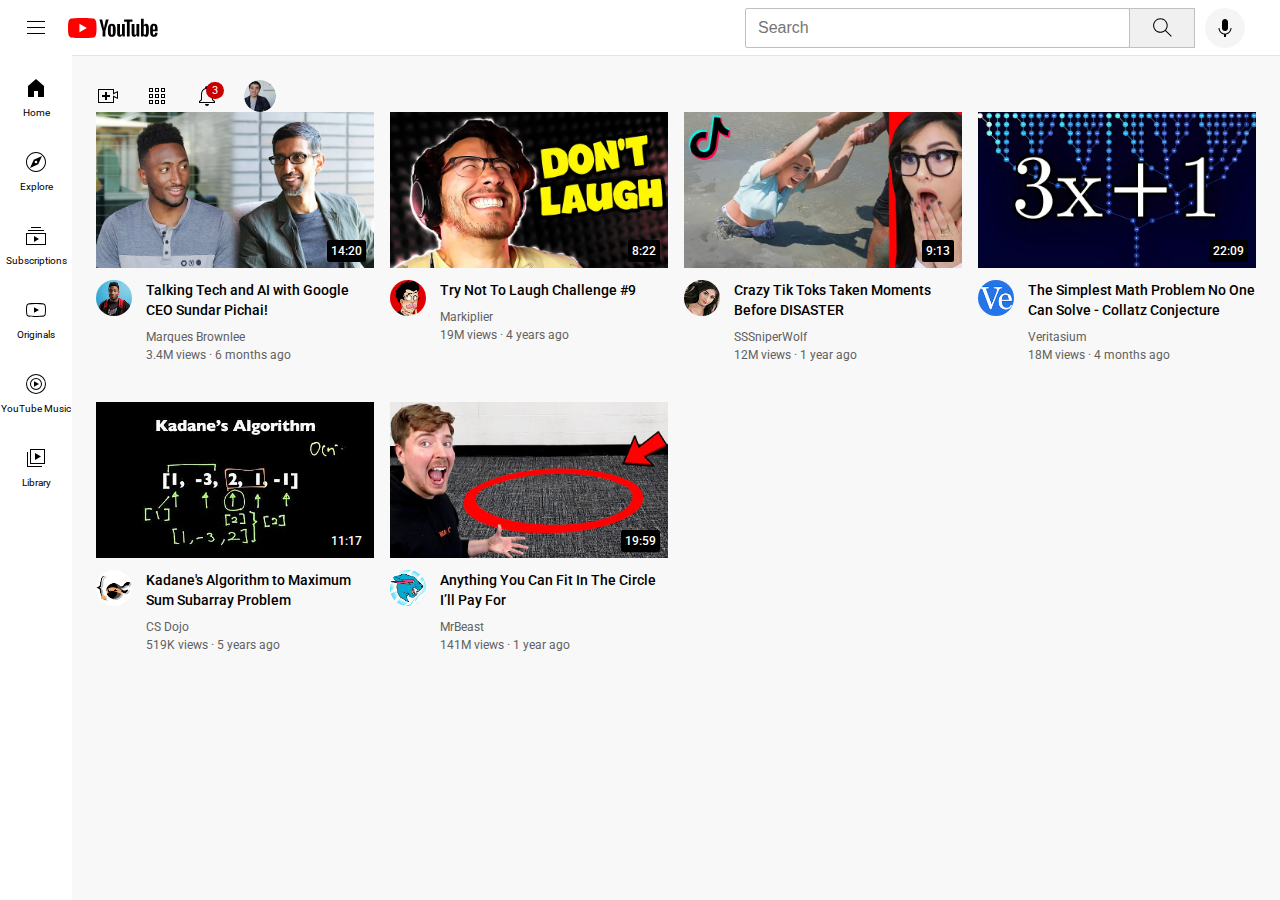
<file: index.html>
<!DOCTYPE html>
<html>
  <head>
    <title>Youtube.com Clone</title>

    <link rel="preconnect" href="https://fonts.googleapis.com">
    <link rel="preconnect" href="https://fonts.gstatic.com" crossorigin>
    <link href="https://fonts.googleapis.com/css2?family=Nunito:wght@300&family=Roboto:wght@400;500;700&display=swap" rel="stylesheet">

    <link rel="stylesheet" href="styles/general.css">
    <link rel="stylesheet" href="styles/header.css">  
    <link rel="stylesheet" href="styles/video.css">
    <link rel="stylesheet" href="styles/sidebar.css">

  </head>
  <body>
    <header class="header">
      <div class="left-section">
        <img class="hamburger-menu" src="icons/hamburger-menu.svg">
        <img class="youtube-logo" src="icons/youtube-logo.svg">
      </div>
      
      <div class="middle-section">
        <input class = "searchbar" type = "text" placeholder="Search">
        <button class="search-button">
          <img class="search-icon" src="icons/search.svg">
          <div class="tooltip">Search</div>
        </button>
        <!--Put position absolute inside position relative-->
        <button class="voice-search-button">
          <img class="voice-search-icon" src="icons/voice-search-icon.svg">
          <div class="tooltip">Search with your voice</div>
        </button>
        
      </header>
      
      <div class="right-section">
        <div class="upload-icon-container">
          <img class="upload-icon" src="icons/upload.svg">
          <div class="tooltip">Create</div>
        </div>
        
        <div class="youtube-apps-container">
          <img class="youtube-apps-icon" src="icons/youtube-apps.svg">
          <div class="tooltip">Youtube apps</div>
        </div>
        
        <div class="notifications-icon-container">
          <img class="notifications-icon" src="icons/notifications.svg">
          <div class="notifications-count">3</div>
          <div class="tooltip">Notifications</div>
        </div>
        <img class="current-user-picture" src="channel-pictures/my-channel.jpeg">
      </div>
    </div>

    <nav class="sidebar">
      <div class="sidebar-link">
        <img src="icons/home.svg">
        <div>Home</div>
      </div>
      <div class="sidebar-link">
        <img src="icons/explore.svg">
        <div>Explore</div>
      </div>
      <div class="sidebar-link">
        <img src="icons/subscriptions.svg">
        <div>Subscriptions</div>
      </div>
      <div class="sidebar-link">
        <img src="icons/originals.svg">
        <div>Originals</div>
      </div>
      <div class="sidebar-link">
        <img src="icons/youtube-music.svg">
        <div>YouTube Music</div>
      </div>
      <div class="sidebar-link">
        <img src="icons/library.svg">
        <div>Library</div>
      </div>
    </nav>
    
    <main>
      <section class="video-grid">
        <div class="video-preview">
          <div class="thumbnail-row">
            <img class = "thumbnail" src="thumbnails/thumbnail-1.webp">
            <div class="video-time">14:20</div>
          </div>
    
          <div class = "video-info-grid">
            <div class="channel-picture">
              <img class="profile-picture" src="channel-pictures/channel-1.jpeg">
            </div>
    
            <div class="video-info">
              <p class = "video-title">
                Talking Tech and AI with Google CEO Sundar Pichai!
              </p>
        
              <p class = "video-author">
               Marques Brownlee
              </p>
        
              <p class="video-stats">
                3.4M views &#183; 6 months ago
              </p>
            </div>
          </div>
        </div>
    
       
          <div class="video-preview">
            <div class="thumbnail-row">
              <img class = "thumbnail" src="thumbnails/thumbnail-2.webp">
              <div class="video-time">8:22</div>
            </div>
      
            <div class="video-info-grid">
              <div class="channel-picture">
                <img class="profile-picture" src="channel-pictures/channel-2.jpeg">
              </div>
      
              <div class="video-info">
                <p class = "video-title">
                  Try Not To Laugh Challenge #9
                </p>
          
                <p class = "video-author">
                  Markiplier
                </p>
          
                <p class="video-stats">
                  19M views &#183; 4 years ago
                </p>
              </div>
            </div>
          </div>
    
        <div class="video-preview">
          <div class="thumbnail-row">
            <img class = "thumbnail" src="thumbnails/thumbnail-3.webp">
            <div class="video-time">9:13</div>
          </div>
    
          <div class = "video-info-grid">
            <div class="channel-picture">
              <img class="profile-picture" src="channel-pictures/channel-3.jpeg">
            </div>
    
            <div class="video-info">
              <p class = "video-title">
                
                Crazy Tik Toks Taken Moments Before DISASTER
              </p>
        
              <p class = "video-author">
                SSSniperWolf
              </p>
        
              <p class="video-stats">
                12M views &#183; 1 year ago
              </p>
            </div>
          </div>
      </div>
    
     
      <div class="video-preview">
        <div class="thumbnail-row">
          <img class = "thumbnail" src="thumbnails/thumbnail-4.webp">
          <div class="video-time">22:09</div>
        </div>
    
        <div class="video-info-grid">
          <div class="channel-picture">
            <img class="profile-picture" src="channel-pictures/channel-4.jpeg">
          </div>
    
          <div class="video-info">
            <p class = "video-title">
              The Simplest Math Problem No One Can Solve - Collatz Conjecture
            </p>
    
            <p class = "video-author">
              Veritasium
            </p>
    
            <p class="video-stats">
              18M views &#183; 4 months ago
            </p>
          </div>
        </div>
      </div>
    
    
      <div class="video-preview">
        <div class="thumbnail-row">
          <img class = "thumbnail" src="thumbnails/thumbnail-5.webp">
          <div class="video-time">11:17</div>
        </div>
    
        <div class = "video-info-grid">
          <div class="channel-picture">
            <img class="profile-picture" src="channel-pictures/channel-5.jpeg">
          </div>
    
          <div class="video-info">
            <p class = "video-title">
              Kadane's Algorithm to Maximum Sum Subarray Problem
            </p>
    
            <p class = "video-author">
              CS Dojo
            </p>
    
            <p class="video-stats">
              519K views &#183; 5 years ago
            </p>
          </div>
        </div>
      </div>
    
    
      <div class="video-preview">
        <div class="thumbnail-row">
          <img class = "thumbnail" src="thumbnails/thumbnail-6.webp">
          <div class="video-time">19:59</div>
        </div>
    
        <div class="video-info-grid">
          <div class="channel-picture">
            <img class="profile-picture" src="channel-pictures/channel-6.jpeg">
          </div>
    
          <div class="video-info">
            <p class = "video-title">
              Anything You Can Fit In The Circle I’ll Pay For
            </p>
    
            <p class = "video-author">
              MrBeast
            </p>
    
            <p class="video-stats">
              141M views &#183; 1 year ago
            </p>
          </div>
        </div>
      </div>
    </section>
    </main>
    
    


  </body>
</html>
</file>
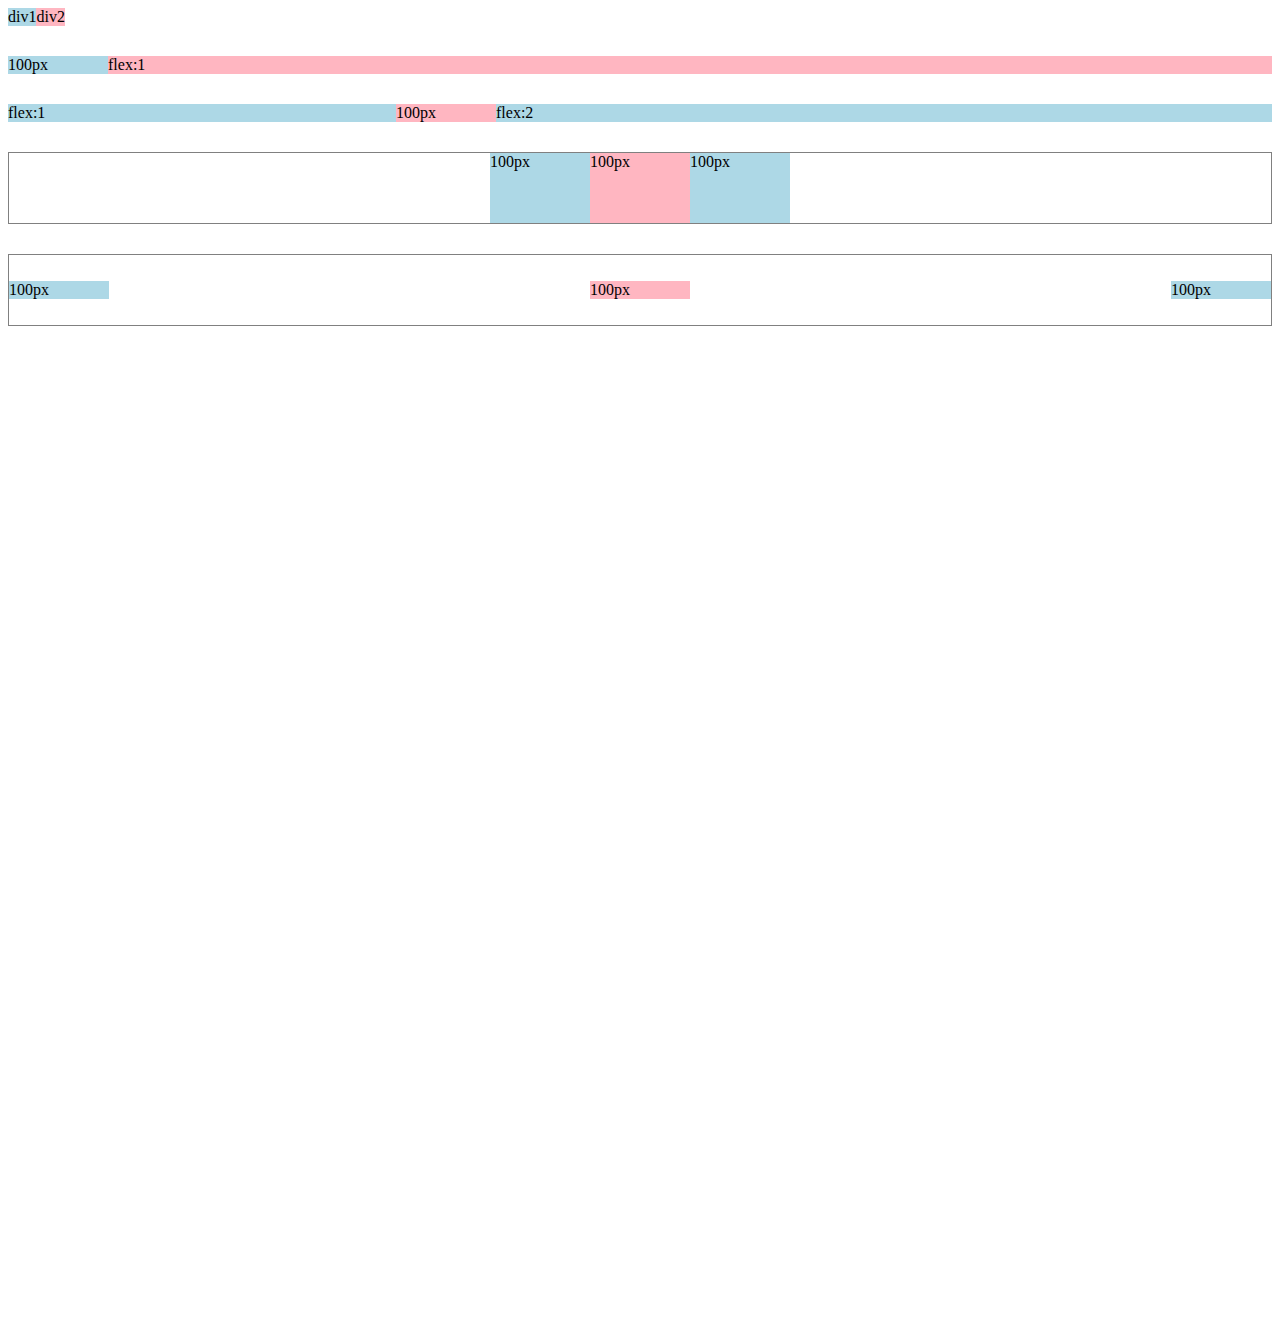
<file: flexbox.html>
<!DOCTYPE html>
<html>
  <head>
    <title>Flexbox Practice</title>
  </head>
  <body style="padding-bottom:1000px;">
    <div style=
      "display:flex; 
      flex-direction: row;
    ">
      <div style="background-color:lightblue">div1</div>
      <div style="background-color:lightpink">div2</div>
    </div>
    <div style=
      "display:flex; 
      flex-direction: row;
      margin-top:30px;
    ">
      <div style="
        background-color:lightblue;
        width:100px;
        ">100px</div>
      <div style="
        background-color:lightpink;
        flex:1;
        ">flex:1</div>
    </div>

    <div style=
      "display:flex; 
      flex-direction: row;
      margin-top:30px;
    ">
      <div style="
      background-color:lightblue;
      flex:1;
      ">flex:1</div>

      <div style="
        background-color:lightpink;
        width:100px;
        ">100px</div>
      
      <div style="
        background-color:lightblue;
        flex:2;
        ">flex:2</div>
      </div>

      <div style=
      "display:flex; 
      flex-direction: row;
      justify-content: center;
      margin-top:30px;
      height:70px;
      border-width: 1px;
      border-style:solid;
      border-color:gray;
    ">
      <div style="
      background-color:lightblue;
      width:100px;
      ">100px</div>

      <div style="
        background-color:lightpink;
        width:100px;
        ">100px</div>
      
      <div style="
        background-color:lightblue;
        width:100px;
        ">100px</div>
        </div>
        <div style=
        "display:flex; 
        flex-direction: row;
        justify-content: space-between;
        align-items: center;
        margin-top:30px;
        height:70px;
        border-width: 1px;
        border-style:solid;
        border-color:gray;
      ">
        <div style="
        background-color:lightblue;
        width:100px;
        ">100px</div>

        <div style="
          background-color:lightpink;
          width:100px;
          ">100px</div>
        
        <div style="
          background-color:lightblue;
          width:100px;
          ">100px</div>
        </div>
    
  </body>
</html>
</file>
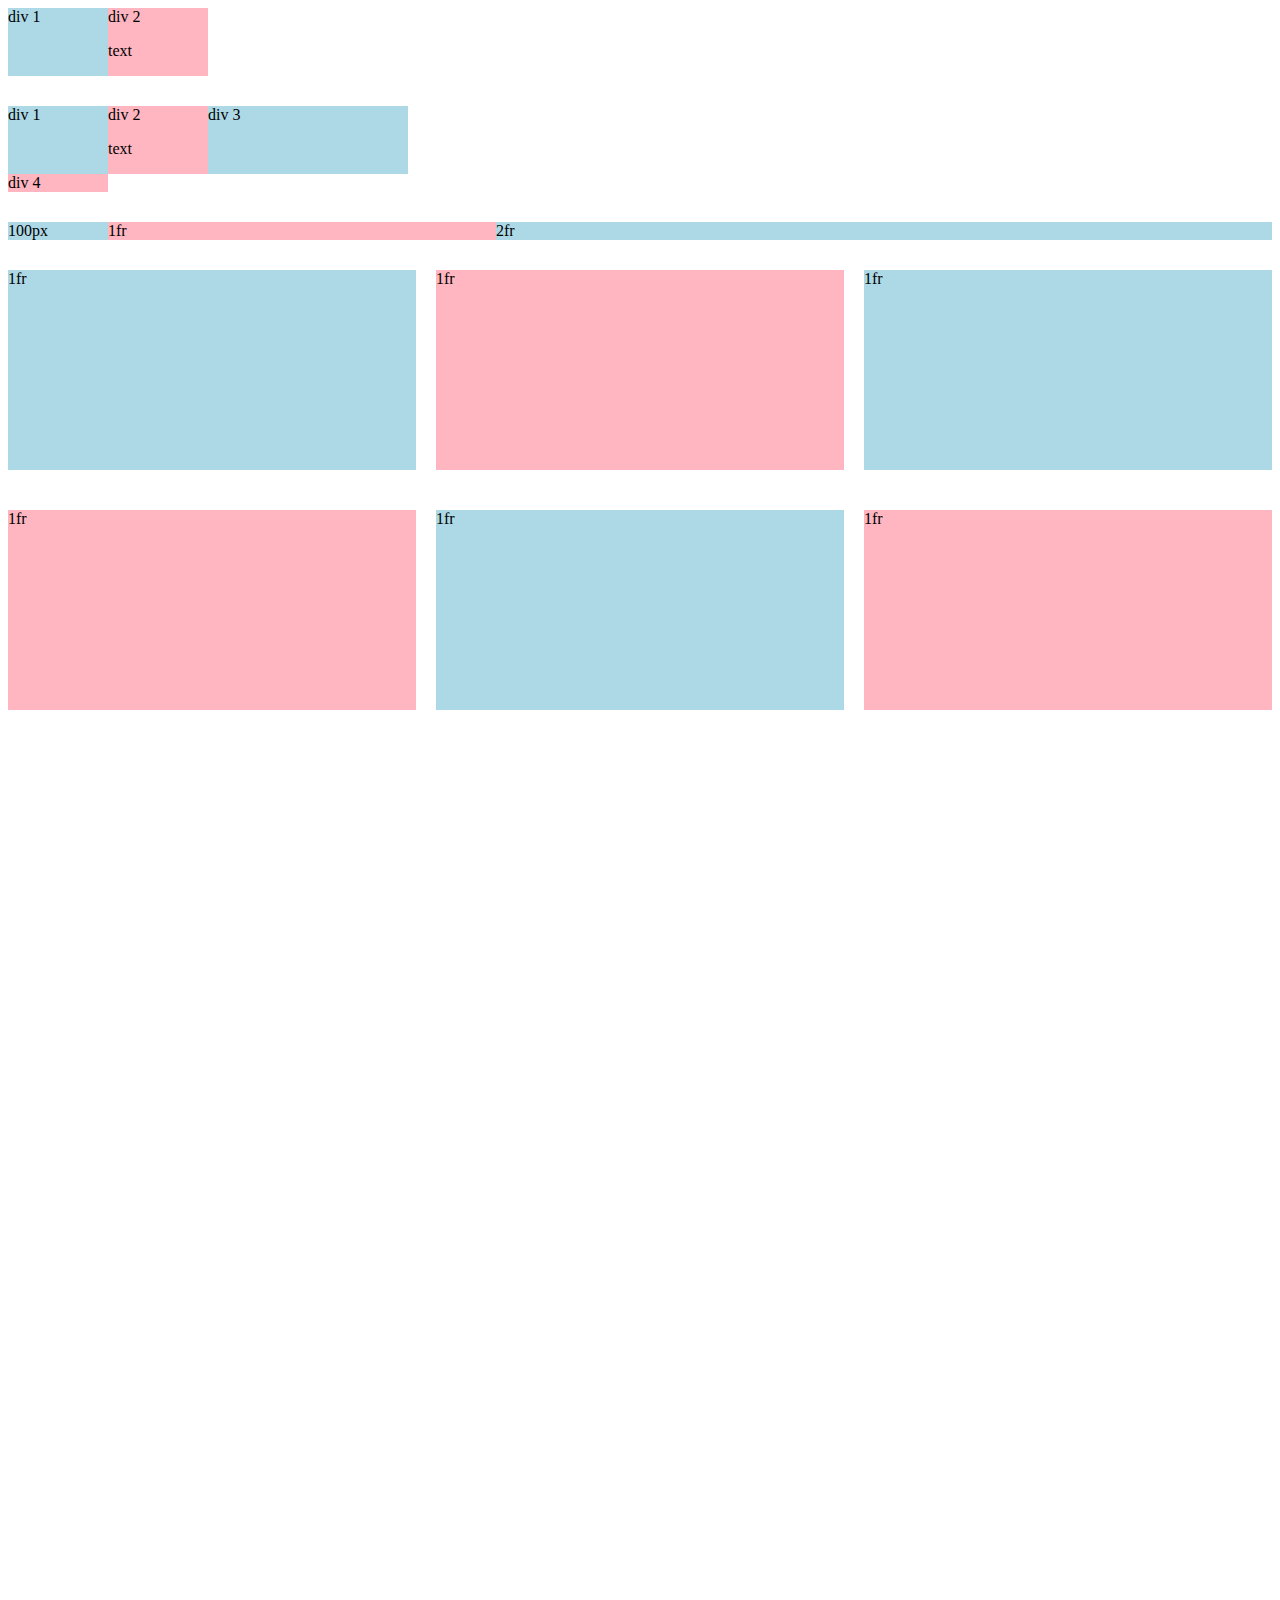
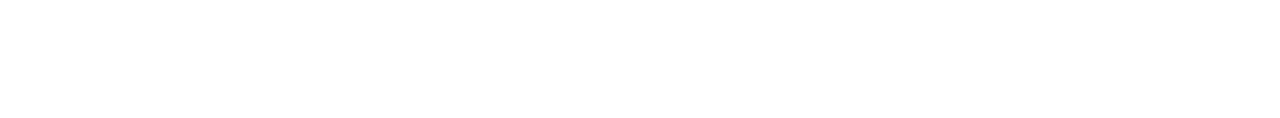
<file: grid.html>
<!DOCTYPE html>
<html>
  <head>
    <title>Grid Practice</title>
  </head>

  <body style="padding-bottom:1000px">
    <div style="
    display:grid;
    grid-template-columns: 100px 100px;
    ">
      <div style="background-color:lightblue">div 1</div>
      <div style="background-color:lightpink">div 2 <p>text</p></div>
    </div>

    <div style="
      margin-top:30px;
      display:grid;
      grid-template-columns: 100px 100px 200px;
      ">
        <div style="background-color:lightblue">div 1</div>
        <div style="background-color:lightpink">div 2 <p>text</p></div>
        <div style="background-color:lightblue">div 3</div>
        <div style="background-color:lightpink">div 4</div>
    </div>

    <div style="
      margin-top:30px;
      display:grid;
      grid-template-columns: 100px 1fr 2fr;
      ">
        <div style="background-color:lightblue">100px</div>
        <div style="background-color:lightpink">1fr</div>
        <div style="background-color:lightblue">2fr</div>

        
    </div>

    <div style="
      margin-top:30px;
      display:grid;
      grid-template-columns: 1fr 1fr 1fr;
      column-gap:20px;
      row-gap:40px;
      ">
        <div style="background-color:lightblue; height:200px">1fr</div>
        <div style="background-color:lightpink; height:200px">1fr</div>
        <div style="background-color:lightblue; height:200px">1fr</div>
        <div style="background-color:lightpink; height:200px">1fr</div>
        <div style="background-color:lightblue; height:200px">1fr</div>
        <div style="background-color:lightpink; height:200px">1fr</div>
        
    </div>

  </body>
</html>
</file>
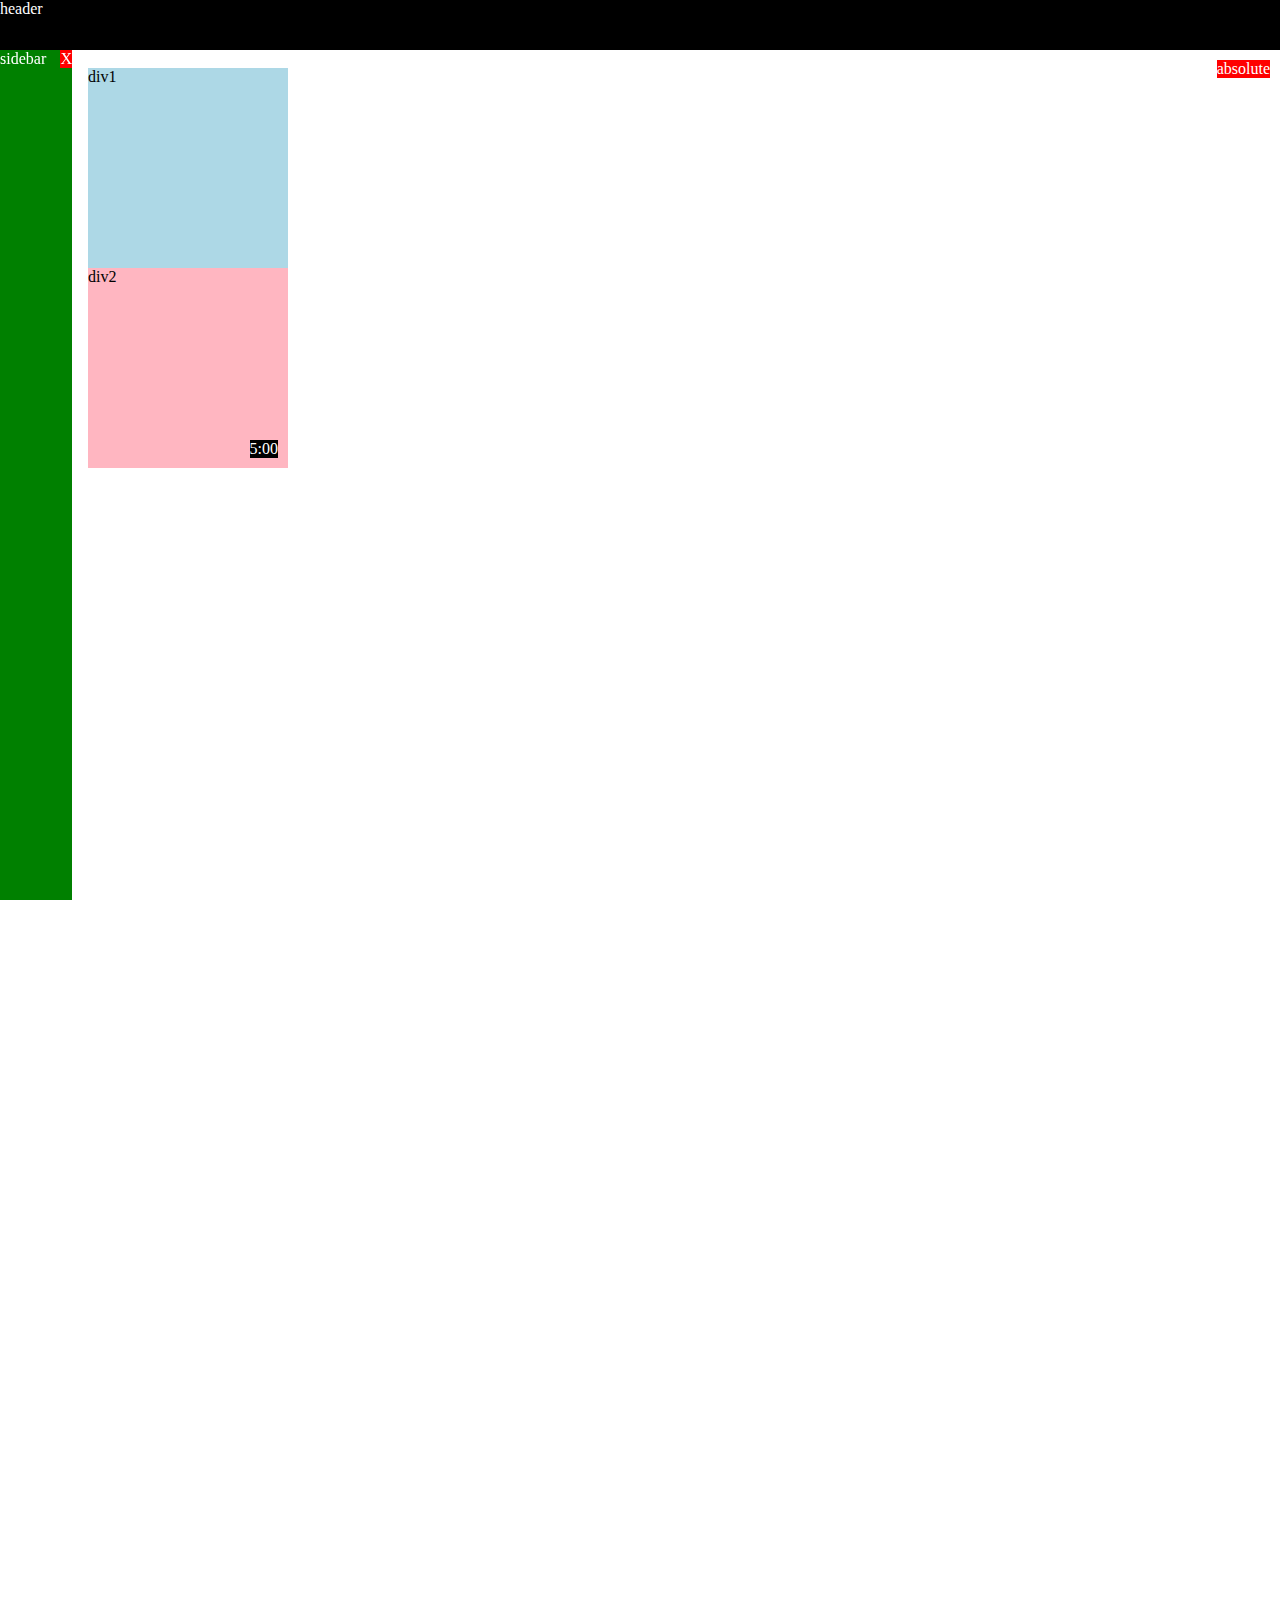
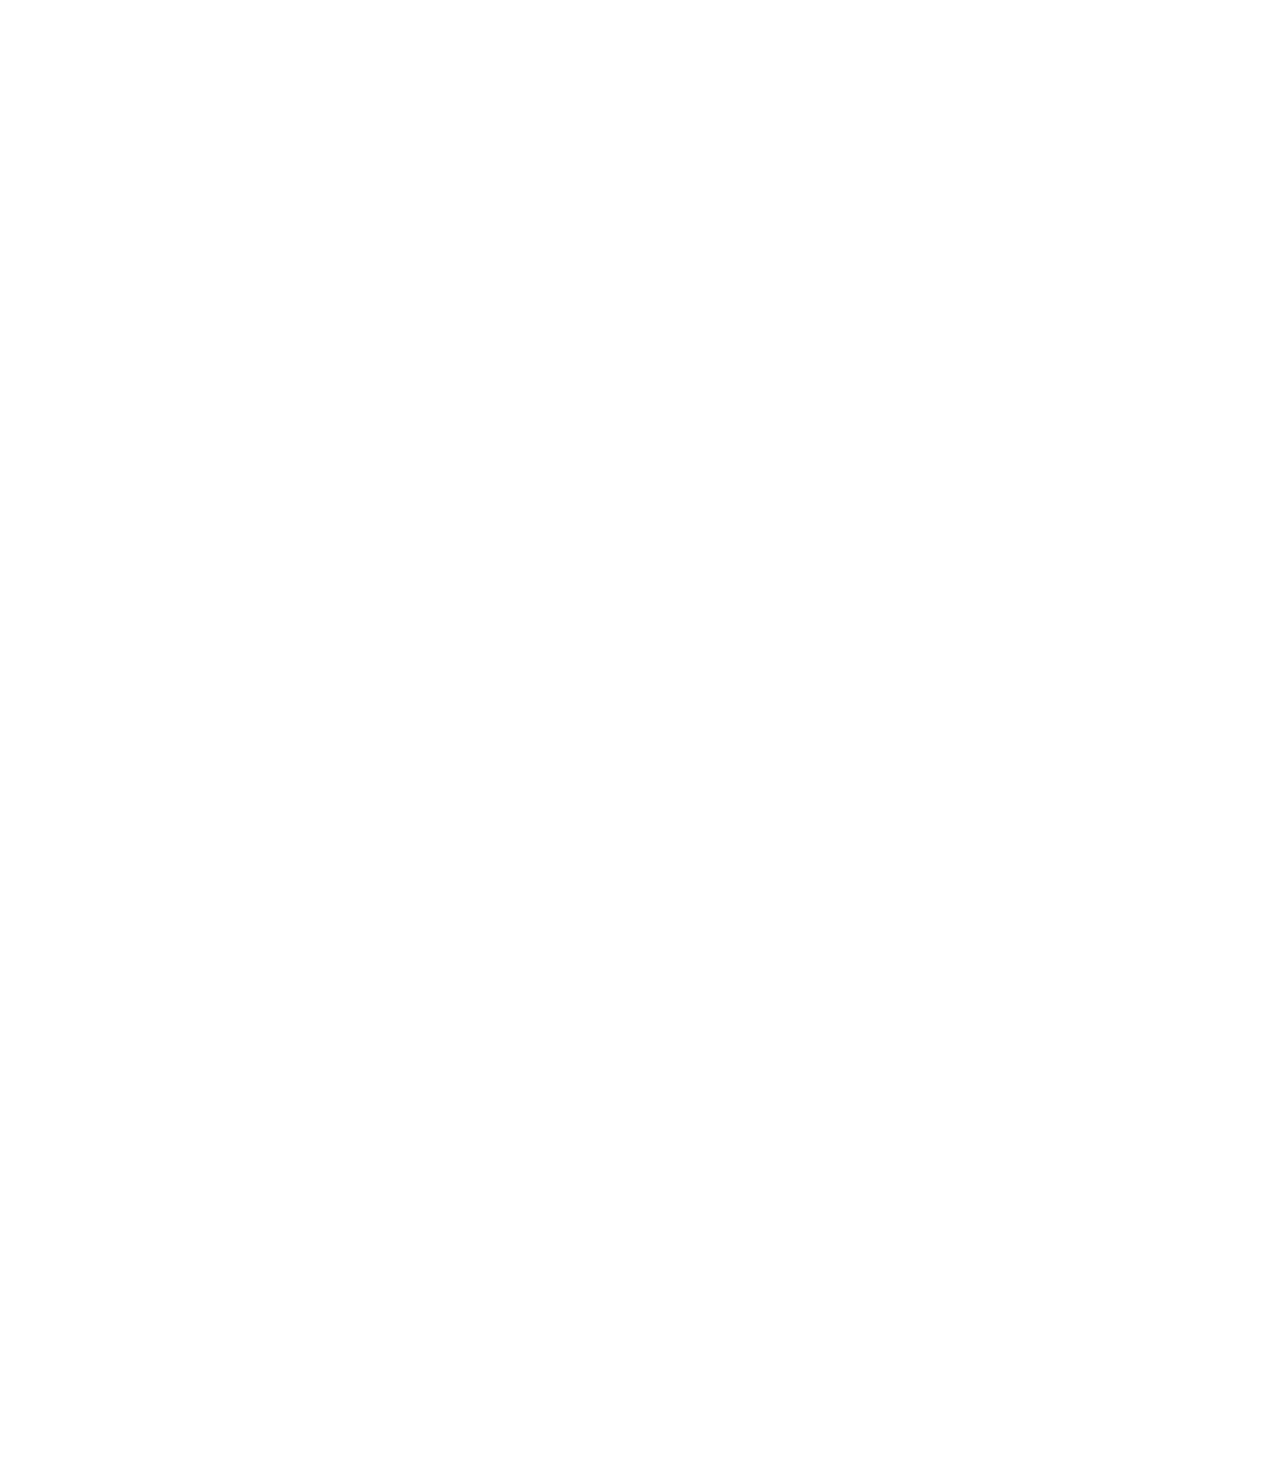
<file: position.html>
<!DOCTYPE html>
<html>
  <head>
    <title>Position Practice</title>
  </head>
  <body style="
    height:3000px;
    padding-top:60px;
    padding-left:80px;
  ">
    <div style="
      background-color:black;
      color:white;
      position:fixed;
      top:0;
      left:0;
      right:0;
      height:50px;
      z-index:100;
    ">header</div>

    <div style="
      background-color:green;
      color:white;
      position:fixed;
      bottom:0;
      left:0;
      top:50px;
      width:72px;
    ">
      sidebar
        <div style="
          position:absolute;
          background-color: red;
          color:white;
          top:0;
          right:0;
        ">
        X
      </div>
    </div>

    <div style="
      position:absolute;
      background-color: red;
      color:white;
      top:60px;
      right:10px;

    ">
      absolute
    </div>

    <div style="
      background-color:lightblue;
      height:200px;
      width:200px;
    ">div1</div>

    <div style="
      background-color:lightpink;
      height:200px;
      width:200px;
      position:relative;
    ">div2
      <div style="
        position:absolute;
        background-color: black;
        color:white;
        bottom:10px;
        right:10px;
      ">
        5:00
      </div>
    </div>
  </body>
</html>
</file>
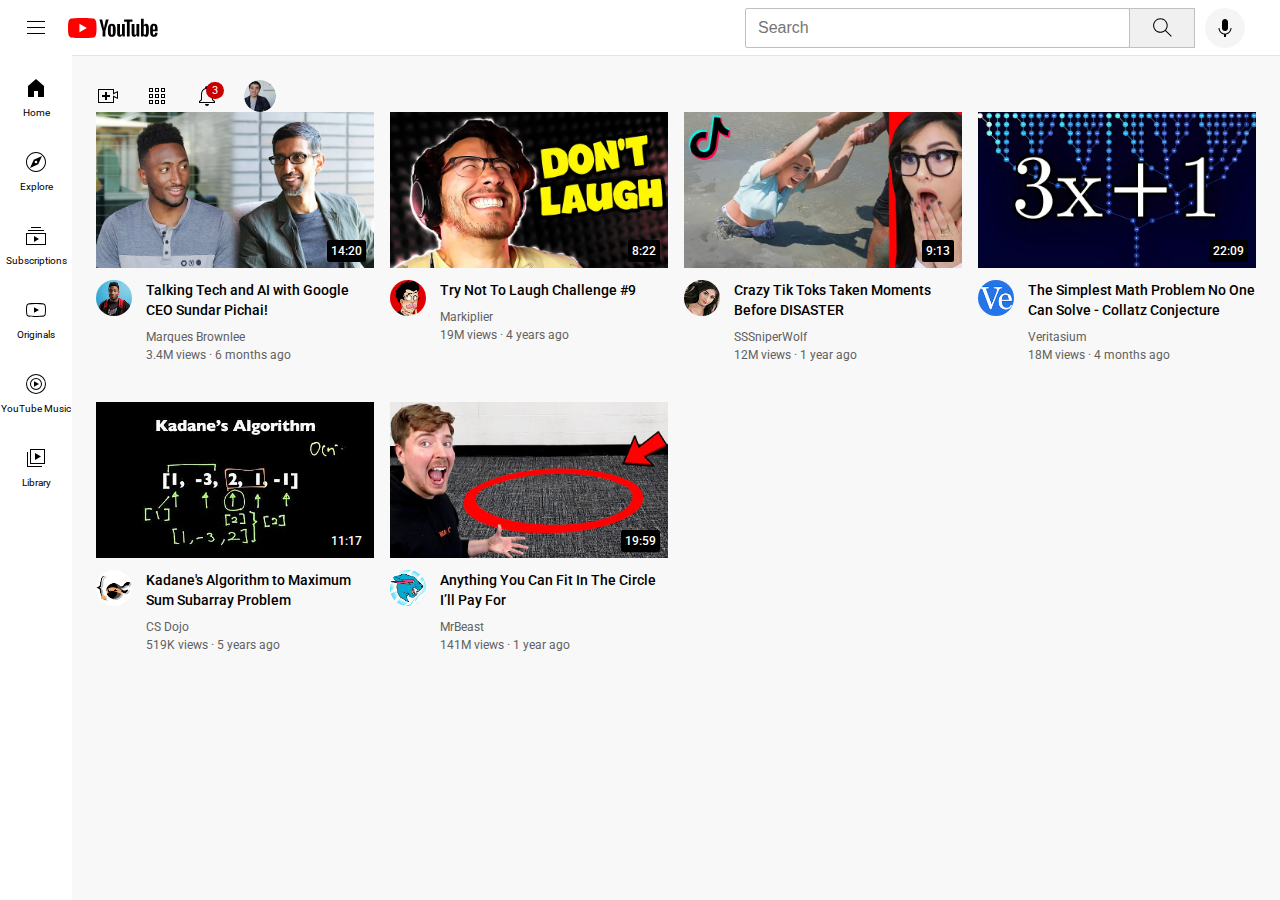
<file: youtube.html>
<!DOCTYPE html>
<html>
  <head>
    <title>Youtube.com Clone</title>

    <link rel="preconnect" href="https://fonts.googleapis.com">
    <link rel="preconnect" href="https://fonts.gstatic.com" crossorigin>
    <link href="https://fonts.googleapis.com/css2?family=Nunito:wght@300&family=Roboto:wght@400;500;700&display=swap" rel="stylesheet">

    <link rel="stylesheet" href="styles/general.css">
    <link rel="stylesheet" href="styles/header.css">  
    <link rel="stylesheet" href="styles/video.css">
    <link rel="stylesheet" href="styles/sidebar.css">

  </head>
  <body>
    <header class="header">
      <div class="left-section">
        <img class="hamburger-menu" src="icons/hamburger-menu.svg">
        <img class="youtube-logo" src="icons/youtube-logo.svg">
      </div>
      
      <div class="middle-section">
        <input class = "searchbar" type = "text" placeholder="Search">
        <button class="search-button">
          <img class="search-icon" src="icons/search.svg">
          <div class="tooltip">Search</div>
        </button>
        <!--Put position absolute inside position relative-->
        <button class="voice-search-button">
          <img class="voice-search-icon" src="icons/voice-search-icon.svg">
          <div class="tooltip">Search with your voice</div>
        </button>
        
      </header>
      
      <div class="right-section">
        <div class="upload-icon-container">
          <img class="upload-icon" src="icons/upload.svg">
          <div class="tooltip">Create</div>
        </div>
        
        <div class="youtube-apps-container">
          <img class="youtube-apps-icon" src="icons/youtube-apps.svg">
          <div class="tooltip">Youtube apps</div>
        </div>
        
        <div class="notifications-icon-container">
          <img class="notifications-icon" src="icons/notifications.svg">
          <div class="notifications-count">3</div>
          <div class="tooltip">Notifications</div>
        </div>
        <img class="current-user-picture" src="channel-pictures/my-channel.jpeg">
      </div>
    </div>

    <nav class="sidebar">
      <div class="sidebar-link">
        <img src="icons/home.svg">
        <div>Home</div>
      </div>
      <div class="sidebar-link">
        <img src="icons/explore.svg">
        <div>Explore</div>
      </div>
      <div class="sidebar-link">
        <img src="icons/subscriptions.svg">
        <div>Subscriptions</div>
      </div>
      <div class="sidebar-link">
        <img src="icons/originals.svg">
        <div>Originals</div>
      </div>
      <div class="sidebar-link">
        <img src="icons/youtube-music.svg">
        <div>YouTube Music</div>
      </div>
      <div class="sidebar-link">
        <img src="icons/library.svg">
        <div>Library</div>
      </div>
    </nav>
    
    <main>
      <section class="video-grid">
        <div class="video-preview">
          <div class="thumbnail-row">
            <img class = "thumbnail" src="thumbnails/thumbnail-1.webp">
            <div class="video-time">14:20</div>
          </div>
    
          <div class = "video-info-grid">
            <div class="channel-picture">
              <img class="profile-picture" src="channel-pictures/channel-1.jpeg">
            </div>
    
            <div class="video-info">
              <p class = "video-title">
                Talking Tech and AI with Google CEO Sundar Pichai!
              </p>
        
              <p class = "video-author">
               Marques Brownlee
              </p>
        
              <p class="video-stats">
                3.4M views &#183; 6 months ago
              </p>
            </div>
          </div>
        </div>
    
       
          <div class="video-preview">
            <div class="thumbnail-row">
              <img class = "thumbnail" src="thumbnails/thumbnail-2.webp">
              <div class="video-time">8:22</div>
            </div>
      
            <div class="video-info-grid">
              <div class="channel-picture">
                <img class="profile-picture" src="channel-pictures/channel-2.jpeg">
              </div>
      
              <div class="video-info">
                <p class = "video-title">
                  Try Not To Laugh Challenge #9
                </p>
          
                <p class = "video-author">
                  Markiplier
                </p>
          
                <p class="video-stats">
                  19M views &#183; 4 years ago
                </p>
              </div>
            </div>
          </div>
    
        <div class="video-preview">
          <div class="thumbnail-row">
            <img class = "thumbnail" src="thumbnails/thumbnail-3.webp">
            <div class="video-time">9:13</div>
          </div>
    
          <div class = "video-info-grid">
            <div class="channel-picture">
              <img class="profile-picture" src="channel-pictures/channel-3.jpeg">
            </div>
    
            <div class="video-info">
              <p class = "video-title">
                
                Crazy Tik Toks Taken Moments Before DISASTER
              </p>
        
              <p class = "video-author">
                SSSniperWolf
              </p>
        
              <p class="video-stats">
                12M views &#183; 1 year ago
              </p>
            </div>
          </div>
      </div>
    
     
      <div class="video-preview">
        <div class="thumbnail-row">
          <img class = "thumbnail" src="thumbnails/thumbnail-4.webp">
          <div class="video-time">22:09</div>
        </div>
    
        <div class="video-info-grid">
          <div class="channel-picture">
            <img class="profile-picture" src="channel-pictures/channel-4.jpeg">
          </div>
    
          <div class="video-info">
            <p class = "video-title">
              The Simplest Math Problem No One Can Solve - Collatz Conjecture
            </p>
    
            <p class = "video-author">
              Veritasium
            </p>
    
            <p class="video-stats">
              18M views &#183; 4 months ago
            </p>
          </div>
        </div>
      </div>
    
    
      <div class="video-preview">
        <div class="thumbnail-row">
          <img class = "thumbnail" src="thumbnails/thumbnail-5.webp">
          <div class="video-time">11:17</div>
        </div>
    
        <div class = "video-info-grid">
          <div class="channel-picture">
            <img class="profile-picture" src="channel-pictures/channel-5.jpeg">
          </div>
    
          <div class="video-info">
            <p class = "video-title">
              Kadane's Algorithm to Maximum Sum Subarray Problem
            </p>
    
            <p class = "video-author">
              CS Dojo
            </p>
    
            <p class="video-stats">
              519K views &#183; 5 years ago
            </p>
          </div>
        </div>
      </div>
    
    
      <div class="video-preview">
        <div class="thumbnail-row">
          <img class = "thumbnail" src="thumbnails/thumbnail-6.webp">
          <div class="video-time">19:59</div>
        </div>
    
        <div class="video-info-grid">
          <div class="channel-picture">
            <img class="profile-picture" src="channel-pictures/channel-6.jpeg">
          </div>
    
          <div class="video-info">
            <p class = "video-title">
              Anything You Can Fit In The Circle I’ll Pay For
            </p>
    
            <p class = "video-author">
              MrBeast
            </p>
    
            <p class="video-stats">
              141M views &#183; 1 year ago
            </p>
          </div>
        </div>
      </div>
    </section>
    </main>
    
    


  </body>
</html>
</file>
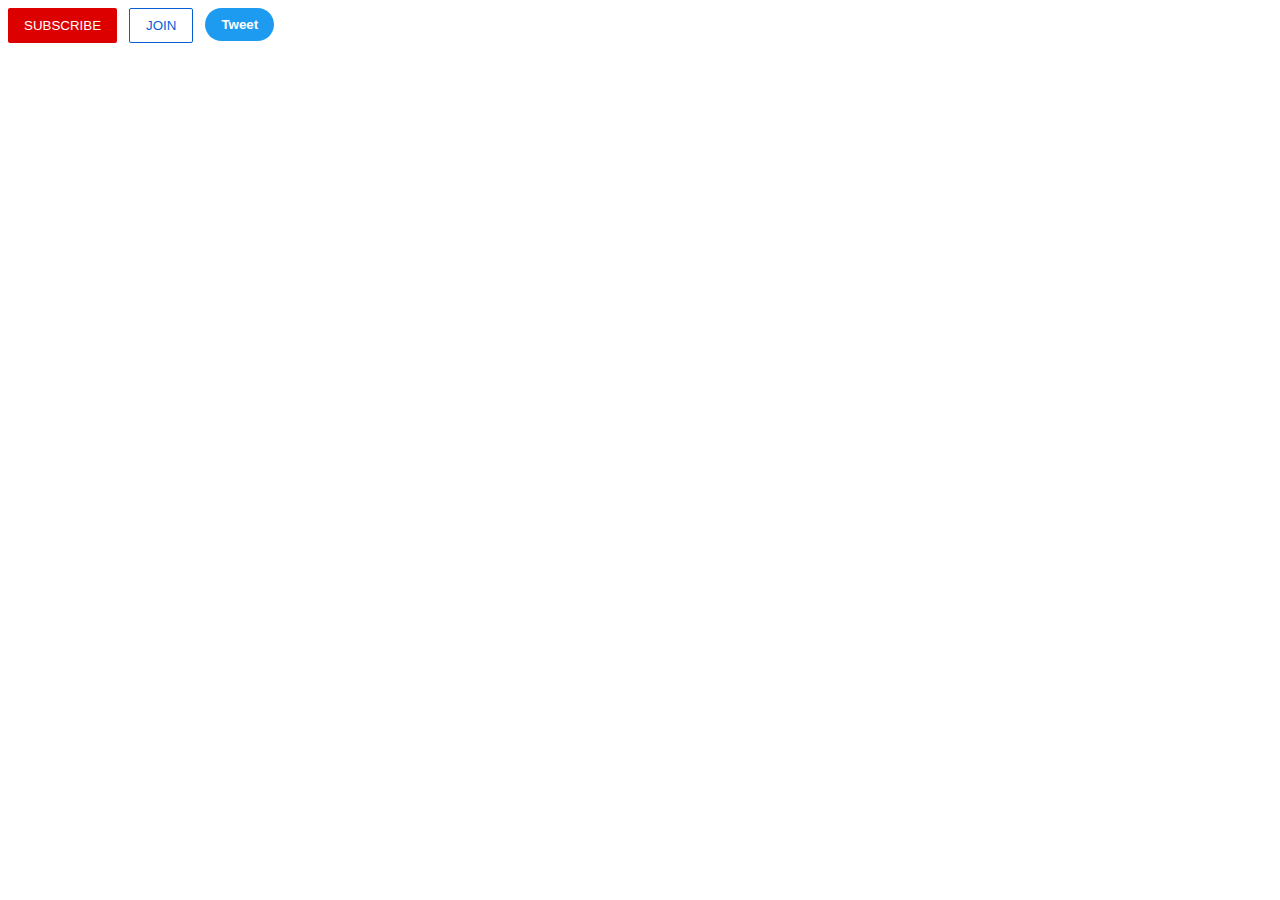
<file: intro-to-html/buttons.html>
<!DOCTYPE html>
<html>
  <head>
    <title>Buttons Practice</title>
    <link rel="stylesheet" href="styles/buttons.css">
  </head>
  <body>
    <button class = "subscribe-button">
      SUBSCRIBE
    </button>
    
    <button class = "join-button">
      JOIN
    </button>
    
    <button class = "tweet-button">
      Tweet
    </button>
  </body>
</html>
</file>
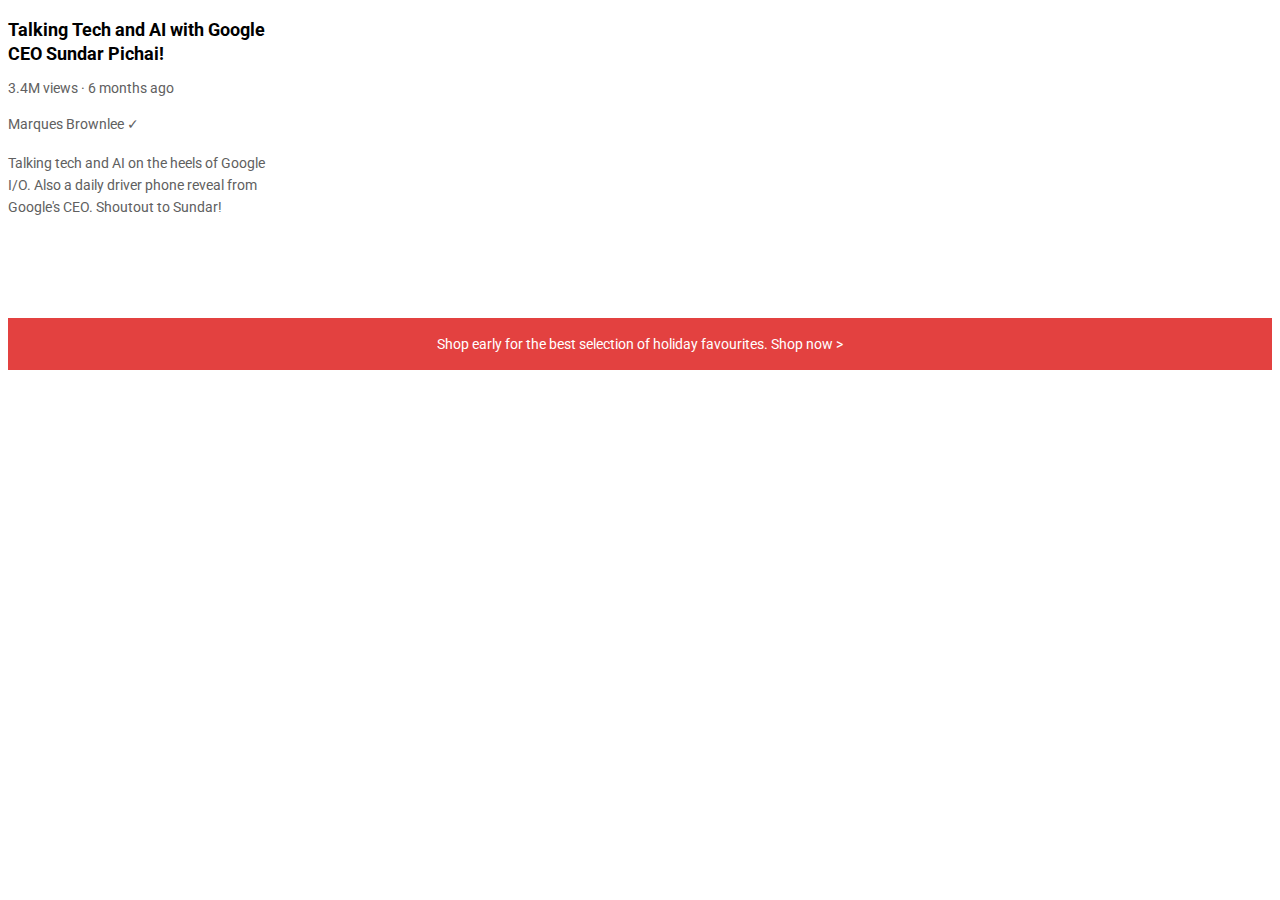
<file: intro-to-html/text.html>
<!DOCTYPE html>
<html>
  <head>
    <title>Text Practice</title>

    <link rel="preconnect" href="https://fonts.googleapis.com">
    <link rel="preconnect" href="https://fonts.gstatic.com" crossorigin>
    <link href="https://fonts.googleapis.com/css2?family=Nunito:wght@300&family=Roboto:wght@400;700&display=swap" rel="stylesheet">
    <link rel="stylesheet" href="styles/text.css">
    
  </head>
  <body>
    <p class = "video-title">
      Talking Tech and AI with Google CEO Sundar Pichai!
    </p>
    
    <p class = "video-stats">
      3.4M views &#183; 6 months ago
    </p>
    
    <p class = "video-author">
       Marques Brownlee &#10003; 
    </p>
    
    <p class = "video-description">
      Talking tech and AI on the heels of Google I/O. Also 
      a daily driver phone reveal from Google's CEO. 
      Shoutout to Sundar!
    </p>
    
    <p class = "apple-text">
      Shop early for the best selection of holiday
      favourites. <span class = "shop-link">Shop now &#62;</span>
    </p>
  </body>
</html>
</file>
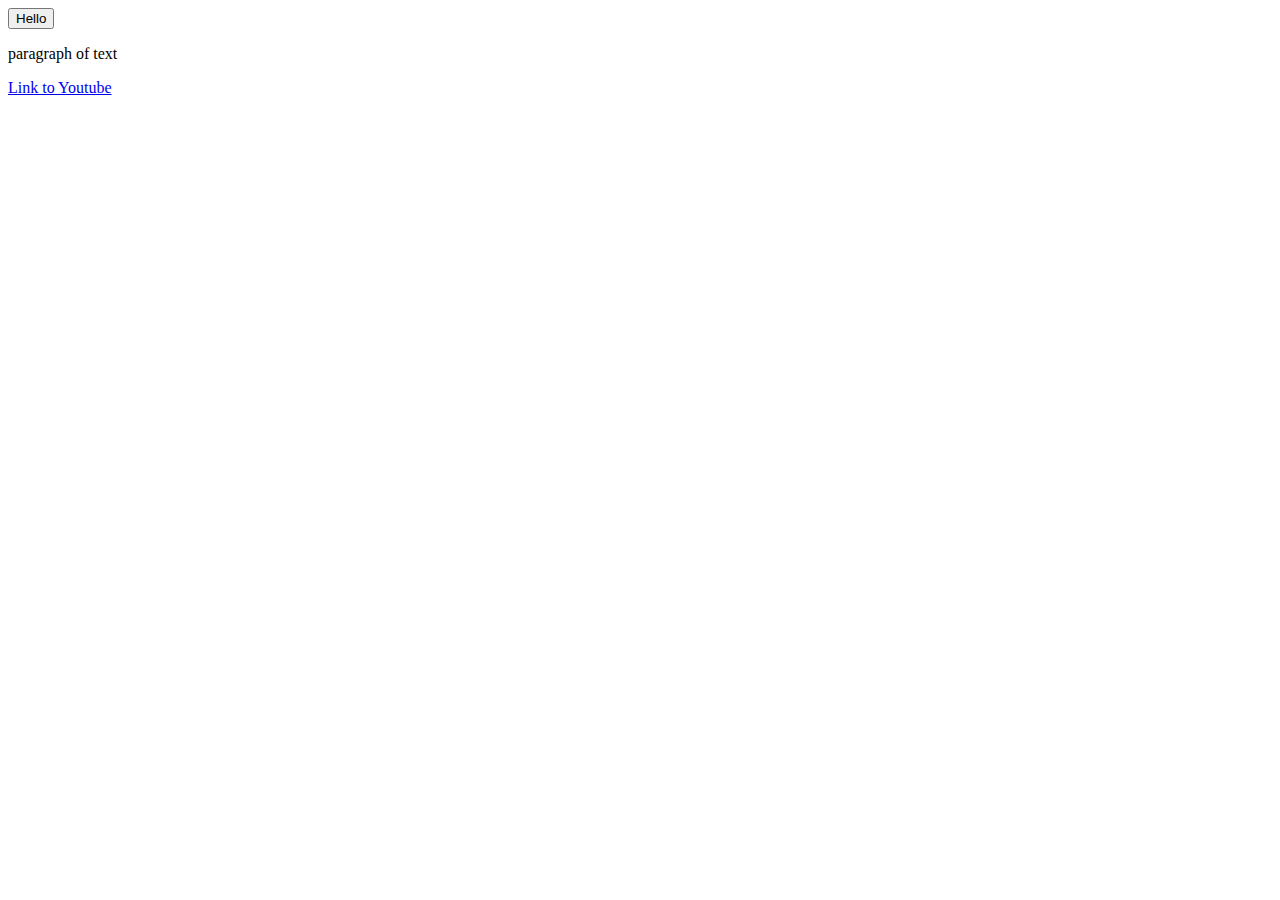
<file: intro-to-html/website.html>
<!DOCTYPE html>
<html>
  <head>
    <title>First Website</title>
  </head>
  <body>
    <button>
      Hello
    </button>
    
    <p>
      paragraph of text
    </p>
    
    <a href="http://www.youtube.com" 
    target = "_blank">
      Link to Youtube
    </a>
  </body>
</html>
</file>
<file: styles/general.css>
p{
  margin-top:0;
  margin-bottom:0;
}

body{
  font-family:Roboto,Arial;
  margin:0;
  padding-top:80px;
  padding-left:96px;
  padding-right:24px;
  background-color: rgb(248,248,248);
}
</file>
<file: styles/header.css>
.header{
  height:55px;
  display:flex;
  flex-direction: row;
  justify-content: space-between;
  
  position:fixed;
  top:0;
  left:0;
  right:0;
  z-index:100;

  background-color: white;
  border-bottom-width:1px;
  border-bottom-style:solid;
  border-bottom-color:rgb(228,228,228);
}

.left-section{
  display:flex;
  align-items: center;
}

.hamburger-menu{
  height:24px;
  margin-left:24px;
  margin-right:20px;
}

.youtube-logo{
  height:20px;
}

.middle-section{
  flex:1;
  margin-left:70px;
  margin-right:35px;
  max-width:500px;
  display:flex;
  align-items:center;
}

.search-button{
  height:40px;
  width:66px;
  background-color: rgb(240,240,240);
  border-width: 1px;
  border-color:rgb(192,192,192);
  border-style:solid;
  margin-left:-1px;
  margin-right:10px;
}

.search-button,
.voice-search-button,
.upload-icon-container,
.youtube-apps-container,
.notifications-icon-container{
  display:flex;
  justify-content: center;
  align-items: center;
  position:relative;
}

.search-button .tooltip,
.voice-search-button .tooltip,
.upload-icon-container .tooltip,
.youtube-apps-container .tooltip,
.notifications-icon-container .tooltip{
  position:absolute;
  background-color:gray;
  color:white;
  padding-top:4px;
  padding-bottom:4px;
  padding-right:8px;
  padding-left:8px;
  border-radius:2px;
  font-size:12px;
  bottom:-30px;
  opacity:0;
  transition:opacity 0.15s;
  pointer-events:none;
  white-space: nowrap;
}

.search-button:hover .tooltip,
.voice-search-button:hover .tooltip,
.upload-icon-container:hover .tooltip,
.youtube-apps-container:hover .tooltip,
.notifications-icon-container:hover .tooltip{
  opacity:1;
}

.search-icon{
  height:25px;
}

.voice-search-button{
  height:40px;
  width:40px;
  border-radius:20px;
  border:none;
  background-color: rgb(245,245,245);

}

.voice-search-icon{
  height:24px;
}

.searchbar{
  flex:1;
  height:36px;
  font-size:16px;
  border:1px solid rgb(192,192,192);
  border-radius:2px;
  box-shadow:inset 1px 2px 3 rgba(0,0,0,0.05);
  width:0;
}

.searchbar::placeholder{
  font-size:16px;
  padding-left:10px;

}

.right-section{
  width:180px;
  display:flex;
  align-items: center;
  justify-content: space-between;
  margin-right:20px;
  flex-shrink:0;
}

.upload-icon{
  height:24px;
}

.youtube-apps-icon{
  height:24px;
}

.notifications-icon{
  height:24px;
}

.notifications-icon-container{
  position:relative;
}

.notifications-count{
  position:absolute;
  top:-2px;
  right:-5px;
  background-color: rgb(200,0,0);
  color:white;
  font-size:11px;
  padding-left:6px;
  padding-right:6px;
  padding-top:2px;
  padding-bottom:2px;
  border-radius:10px;
}

.current-user-picture{
  height:32px;
  border-radius: 16px;
}
</file>
<file: styles/video.css>
.thumbnail{
  width:100%;
}

.video-title{
  margin-top:0;
  font-size:14px;
  font-weight:500;
  line-height:20px;
  margin-bottom:10px;
}

.profile-picture{
  width:36px;
  border-radius: 50px;
}

.thumbnail-row{
  margin-bottom:8px;
  position:relative;
}

.video-author,
.video-stats{
  font-size:12px;
  color:rgb(96,96,96);
}

.video-author{
  margin-bottom:4px;
}

.video-info-grid{
  display:grid;
  grid-template-columns:50px 1fr;
}

.video-grid{
  display:grid;
  grid-template-columns: 1fr 1fr 1fr;
  column-gap:16px;
  row-gap:40px;
}

@media (max-width:750px){
  .video-grid{
    grid-template-columns: 1fr 1fr;
  }
}

@media (min-width:751px) and (max-width:999px){
  .video-grid{
    grid-template-columns: 1fr 1fr 1fr;
  }
}

@media (min-width:1000px){
  .video-grid{
    grid-template-columns: 1fr 1fr 1fr 1fr;
  }
}

.video-time{
  font-size:12px;
  font-weight:500;
  padding:4px;
  border-radius:2px;
  background-color: black;
  color:white;
  position:absolute;
  bottom:10px;
  right:8px;

}
</file>
<file: styles/sidebar.css>
.sidebar{
  position:fixed;
  left:0;
  bottom:0;
  top:55px;
  background-color: white;
  width:72px;
  z-index:200;
  padding-top:5px;
}

.sidebar-link{
  height:74px;
  display:flex;
  justify-content: center;
  align-items:center;
  flex-direction:column;
  cursor:pointer;
}

.sidebar-link:hover{
  background-color: rgb(235,235,235);
}

.sidebar-link img{
  height:24px;
  margin-bottom:7px;
}

.sidebar-link div{
  font-size:10px;

}
</file>
<file: intro-to-html/styles/buttons.css>
.subscribe-button{
  background-color: rgb(220, 0, 0);
  color:white;
  border:none;
  border-radius:2px;
  cursor:pointer;
  margin-right:8px;
  padding-top:10px;
  padding-bottom:10px;
  padding-left:16px;
  padding-right:16px;
  transition: opacity 0.15s;
  vertical-align:top;
}

.subscribe-button:hover{
  opacity: 0.8;
}

.subscribe-button:active{
  opacity: 0.5;
}

.join-button{
  background-color:white;
  border-color:rgb(6,95,212);
  border-style:solid;
  border-width:1px;
  color:rgb(6,95,212);
  border-radius:2px;
  cursor:pointer;
  transition: background-color 0.15s, color 0.15s;
  padding-top:9px;
  padding-bottom:9px;
  padding-left:16px;
  padding-right:16px;
  vertical-align: top;
}

.join-button:hover{
  background-color: rgb(6,95,212);
  color:white
}

.join-button:active{
  opacity:0.7;
}

.tweet-button{
  background-color: rgb(29, 155, 240);
  color:white;
  border:none;
  border-radius: 18px;
  font-weight:bold;
  font-size:15;
  cursor:pointer;
  margin-left: 8px; 
  transition:box-shadow 0.15s;
  vertical-align: top;
  padding-top:9px;
  padding-bottom:9px;
  padding-left:16px;
  padding-right:16px;
}

.tweet-button:hover{
 box-shadow: 5px 5px 10px rgba(0,0,0,0.15);
}
</file>
<file: intro-to-html/styles/text.css>
p{
  font-family:Roboto;
  margin: top 0;
  margin:bottom 0;
}

.video-title{
  font-size: 18px;
  font-weight:bold;
  width:280px;
  line-height: 24px;
  margin-bottom:5px;
  
}

.video-stats{
  font-size:14px;
  color:rgb(96,96,96);
  margin-bottom:20px;
}

.video-author{
  font-size:14px;
  color:rgb(96,96,96);
  margin-bottom:20px;
}

.video-description{
  font-size:14px;
  color:rgb(96,96,96);
  width:280px;
  line-height:22px;
  margin-bottom:100px;
}

.apple-text{
  margin-bottom:50px;
  font-size:14px;
  background-color: rgb(227,65,64);
  color:white;
  text-align:center;
  padding-top:18px;
  padding-bottom:18px;
}

.shop-link{
  cursor:pointer;

}

.shop-link:hover{
  text-decoration:underline;
}
</file>
